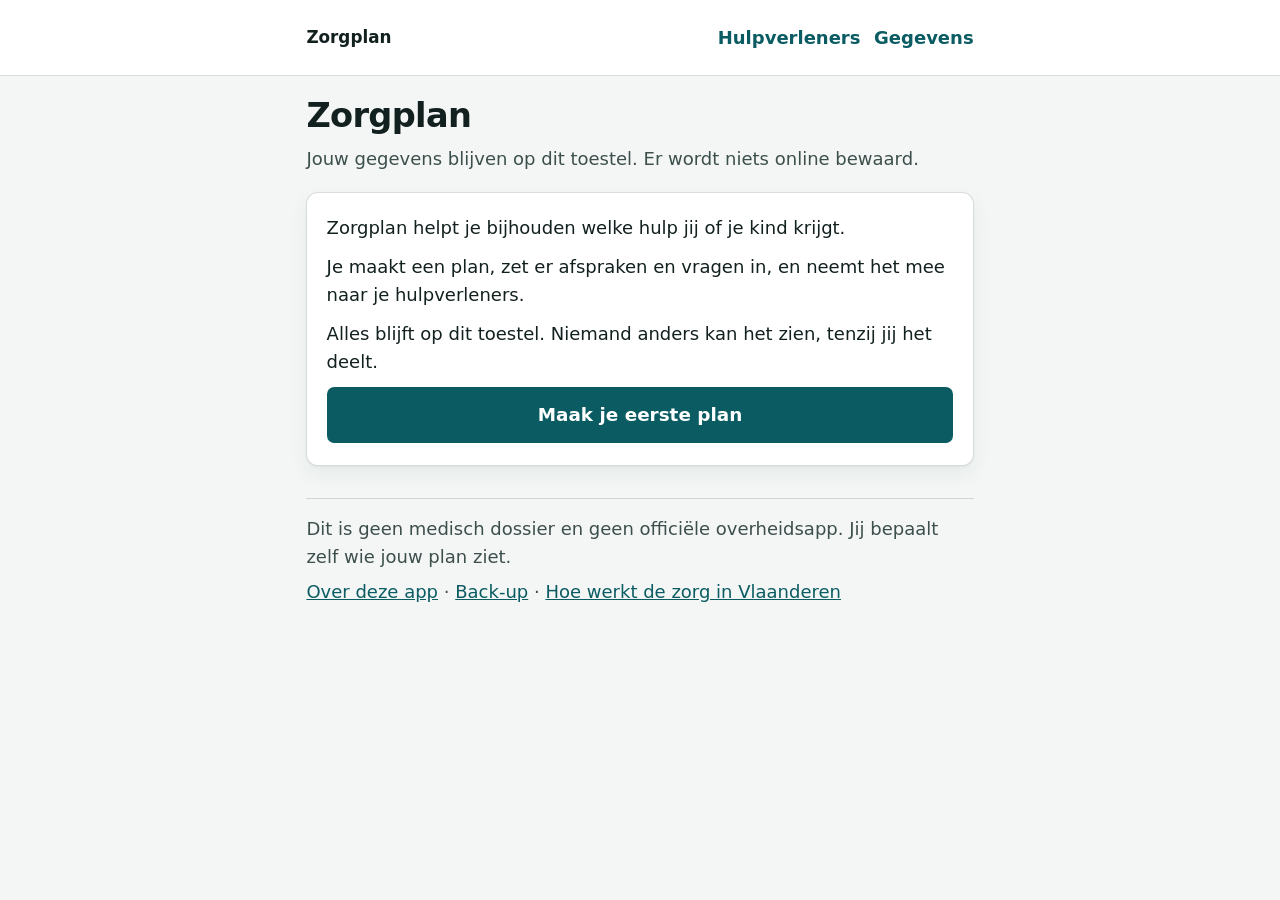
<file: index.html>
<!DOCTYPE html>
<html lang="nl">
<head>
  <meta charset="UTF-8" />
  <meta name="viewport" content="width=device-width, initial-scale=1.0, viewport-fit=cover" />
  <title>Zorgplan</title>
  <meta
    name="description"
    content="Houd zelf bij welke hulp je krijgt. Jouw gegevens blijven op dit toestel."
  />
  <meta name="theme-color" content="#0a5c62" />
  <meta name="apple-mobile-web-app-capable" content="yes" />
  <meta name="mobile-web-app-capable" content="yes" />
  <meta name="apple-mobile-web-app-title" content="Zorgplan" />
  <link rel="manifest" href="manifest.json" />
  <link rel="icon" href="favicon.svg" type="image/svg+xml" />
  <link rel="apple-touch-icon" href="icon-180.png" />
  <meta property="og:title" content="Zorgplan" />
  <meta property="og:description" content="Houd zelf bij welke hulp je krijgt. Jouw gegevens blijven op dit toestel." />
  <meta property="og:image" content="https://wouterdirven.github.io/zorgplan/icon-512.png" />
  <meta property="og:type" content="website" />
  <meta property="og:locale" content="nl_BE" />
  <link rel="stylesheet" href="css/styles.css" />
</head>
<body>
  <a class="skip-link" href="#inhoud">Ga naar inhoud</a>
  <header class="site-header">
    <div class="site-header-inner">
      <a class="site-naam" href="index.html">Zorgplan</a>
      <nav class="header-links" aria-label="Secundair">
        <a href="zorgverleners.html">Hulpverleners</a>
        <a href="gegevens.html">Gegevens</a>
      </nav>
    </div>
  </header>
  <div id="systeem-banner" class="banner" hidden></div>
  <main id="inhoud" class="wrap">
    <h1 class="page-titel">Zorgplan</h1>
    <p class="privacy-lijn">Jouw gegevens blijven op dit toestel. Er wordt niets online bewaard.</p>

    <section id="beginscherm-hint" class="paneel" hidden>
      <p>Op iPhone of iPad: tik op Delen en kies <strong>Zet op beginscherm</strong>. Dan blijft je plan beter bewaard.</p>
      <button type="button" class="btn btn-ghost" id="beginscherm-hint-weg">Verbergen</button>
    </section>

    <section id="leeg-staat" class="leeg-staat" hidden>
      <p>Zorgplan helpt je bijhouden welke hulp jij of je kind krijgt.</p>
      <p>Je maakt een plan, zet er afspraken en vragen in, en neemt het mee naar je hulpverleners.</p>
      <p>Alles blijft op dit toestel. Niemand anders kan het zien, tenzij jij het deelt.</p>
      <button type="button" class="btn btn-primary btn-groot" id="maak-eerste">Maak je eerste plan</button>
    </section>

    <div id="gevuld-staat" hidden>
      <a class="volgende-blok" id="volgende-afspraak" href="#personen">Volgende afspraak</a>
      <section id="personen" aria-label="Plannen">
        <div class="personen-lijst" id="personen-lijst"></div>
      </section>
      <div class="knoppen-rij">
        <button type="button" class="btn btn-primary" id="nieuw-plan">Nieuw plan</button>
        <a class="btn btn-secondary" href="zorgverleners.html">Hulpverleners</a>
        <a class="btn btn-secondary" href="gegevens.html">Gegevens</a>
      </div>
    </div>

    <footer class="site-footer">
      <p>Dit is geen medisch dossier en geen officiële overheidsapp. Jij bepaalt zelf wie jouw plan ziet.</p>
      <p>
        <a href="over.html">Over deze app</a>
        ·
        <a href="gegevens.html">Back-up</a>
        ·
        <a href="https://wouterdirven.github.io/hoe-werkt-de-zorg-in-vlaanderen/">Hoe werkt de zorg in Vlaanderen</a>
      </p>
    </footer>
  </main>
  <script src="js/storage.js"></script>
  <script src="js/common.js"></script>
  <script src="js/overzicht.js"></script>
</body>
</html>
</file>
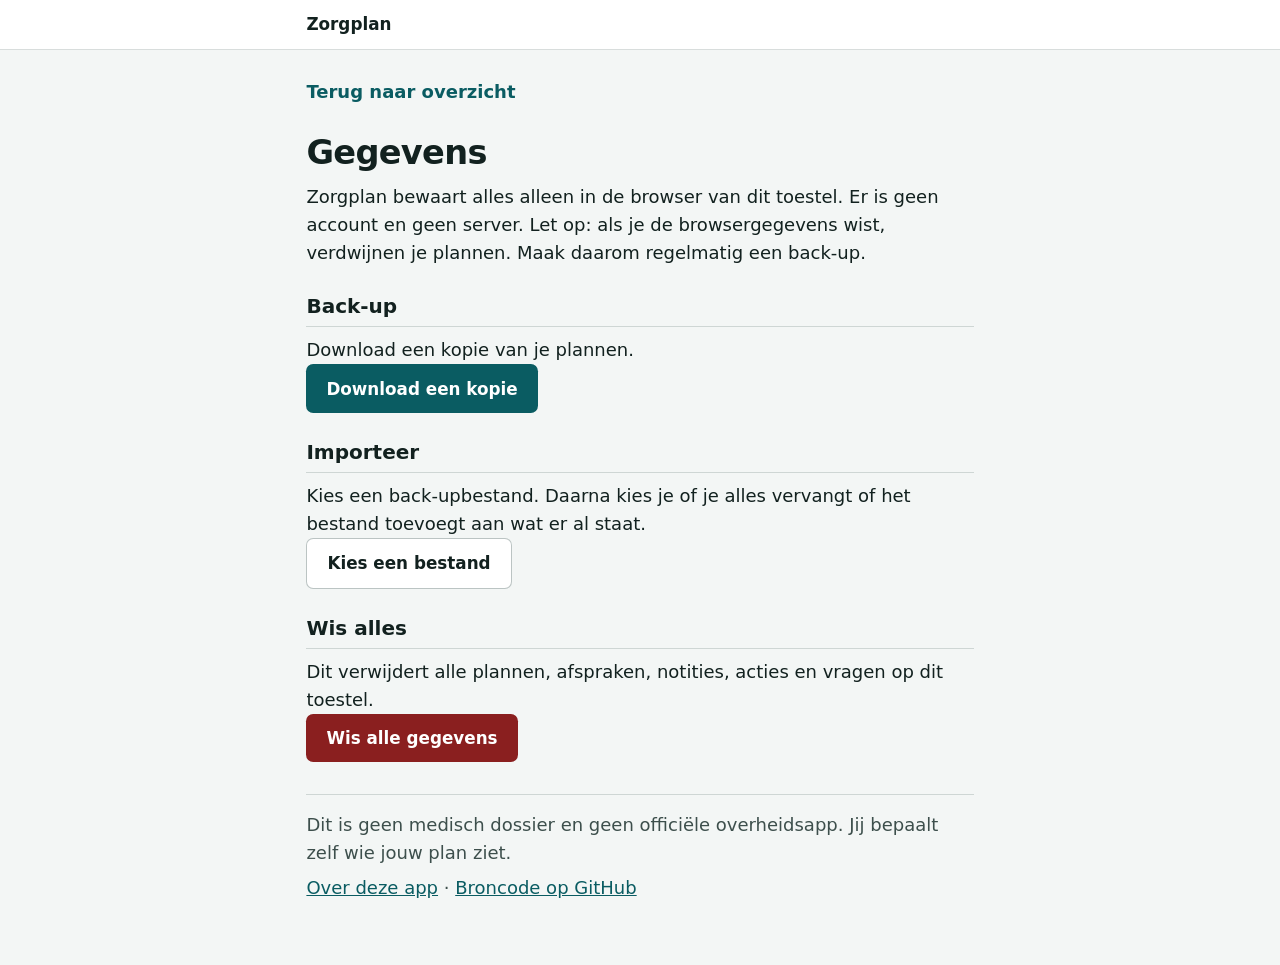
<file: gegevens.html>
<!DOCTYPE html>
<html lang="nl">
<head>
  <meta charset="UTF-8" />
  <meta name="viewport" content="width=device-width, initial-scale=1.0, viewport-fit=cover" />
  <title>Gegevens — Zorgplan</title>
  <meta name="description" content="Download een kopie van je plannen, of zet een back-up terug." />
  <meta name="theme-color" content="#0a5c62" />
  <meta name="apple-mobile-web-app-capable" content="yes" />
  <meta name="mobile-web-app-capable" content="yes" />
  <meta name="apple-mobile-web-app-title" content="Zorgplan" />
  <link rel="manifest" href="manifest.json" />
  <link rel="icon" href="favicon.svg" type="image/svg+xml" />
  <link rel="apple-touch-icon" href="icon-180.png" />
  <link rel="stylesheet" href="css/styles.css" />
</head>
<body>
  <a class="skip-link" href="#inhoud">Ga naar inhoud</a>
  <header class="site-header">
    <div class="site-header-inner">
      <a class="site-naam" href="index.html">Zorgplan</a>
    </div>
  </header>
  <div id="systeem-banner" class="banner" hidden></div>
  <main id="inhoud" class="wrap">
    <p class="terug"><a href="index.html">Terug naar overzicht</a></p>
    <h1 class="page-titel">Gegevens</h1>
    <p>
      Zorgplan bewaart alles alleen in de browser van dit toestel. Er is geen account en geen server. Let op: als je de browsergegevens wist, verdwijnen je plannen. Maak daarom regelmatig een back-up.
    </p>
    <section id="beginscherm-hint" class="paneel" hidden>
      <p>Op iPhone of iPad: tik op Delen en kies <strong>Zet op beginscherm</strong>. Dan blijft je plan beter bewaard.</p>
      <button type="button" class="btn btn-ghost" id="beginscherm-hint-weg">Verbergen</button>
    </section>

    <section class="sectie">
      <h2>Back-up</h2>
      <p>Download een kopie van je plannen.</p>
      <button type="button" class="btn btn-primary" id="exporteer">Download een kopie</button>
      <div class="paneel" id="export-paneel" hidden>
        <p>Dit bestand bevat persoonlijke gegevens. Deel het enkel met mensen die je vertrouwt.</p>
        <div class="actie-rij-inline">
          <button type="button" class="btn btn-primary" id="export-bevestig">Download een kopie</button>
          <button type="button" class="btn btn-ghost" id="export-annuleer">Annuleren</button>
        </div>
      </div>
    </section>

    <section class="sectie">
      <h2>Importeer</h2>
      <p>Kies een back-upbestand. Daarna kies je of je alles vervangt of het bestand toevoegt aan wat er al staat.</p>
      <button type="button" class="btn btn-secondary" id="importeer">Kies een bestand</button>
      <input class="visueel-verborgen" id="import-bestand" type="file" accept="application/json,.json" />
      <div class="paneel" id="import-paneel" hidden>
        <p id="import-status"></p>
        <div class="actie-rij-inline">
          <button type="button" class="btn btn-primary" id="import-voeg-toe">Voeg toe</button>
          <button type="button" class="btn btn-secondary" id="import-vervang">Vervang alles</button>
          <button type="button" class="btn btn-ghost" id="import-annuleer">Annuleren</button>
        </div>
      </div>
    </section>

    <section class="sectie">
      <h2>Wis alles</h2>
      <p>Dit verwijdert alle plannen, afspraken, notities, acties en vragen op dit toestel.</p>
      <button type="button" class="btn btn-gevaar" id="wis-start">Wis alle gegevens</button>
      <div class="paneel paneel-gevaar" id="wis-stap1" hidden>
        <p>Weet je het zeker? Dit kan niet ongedaan. Maak eerst een back-up als je de gegevens nog nodig hebt.</p>
        <div class="actie-rij-inline">
          <button type="button" class="btn btn-secondary" id="wis-nee">Nee</button>
          <button type="button" class="btn btn-gevaar" id="wis-verder">Ja, ga verder</button>
        </div>
      </div>
      <div class="paneel paneel-gevaar" id="wis-stap2" hidden>
        <p>Laatste bevestiging: alle plannen worden gewist.</p>
        <div class="actie-rij-inline">
          <button type="button" class="btn btn-secondary" id="wis-annuleer">Annuleren</button>
          <button type="button" class="btn btn-gevaar" id="wis-nu">Wis alles nu</button>
        </div>
      </div>
    </section>

    <p class="status" id="gegevens-status" aria-live="polite"></p>

    <footer class="site-footer">
      <p>Dit is geen medisch dossier en geen officiële overheidsapp. Jij bepaalt zelf wie jouw plan ziet.</p>
      <p>
        <a href="over.html">Over deze app</a>
        ·
        <a href="https://github.com/wouterdirven/zorgplan">Broncode op GitHub</a>
      </p>
    </footer>
  </main>
  <script src="js/storage.js"></script>
  <script src="js/common.js"></script>
  <script src="js/gegevens.js"></script>
</body>
</html>
</file>
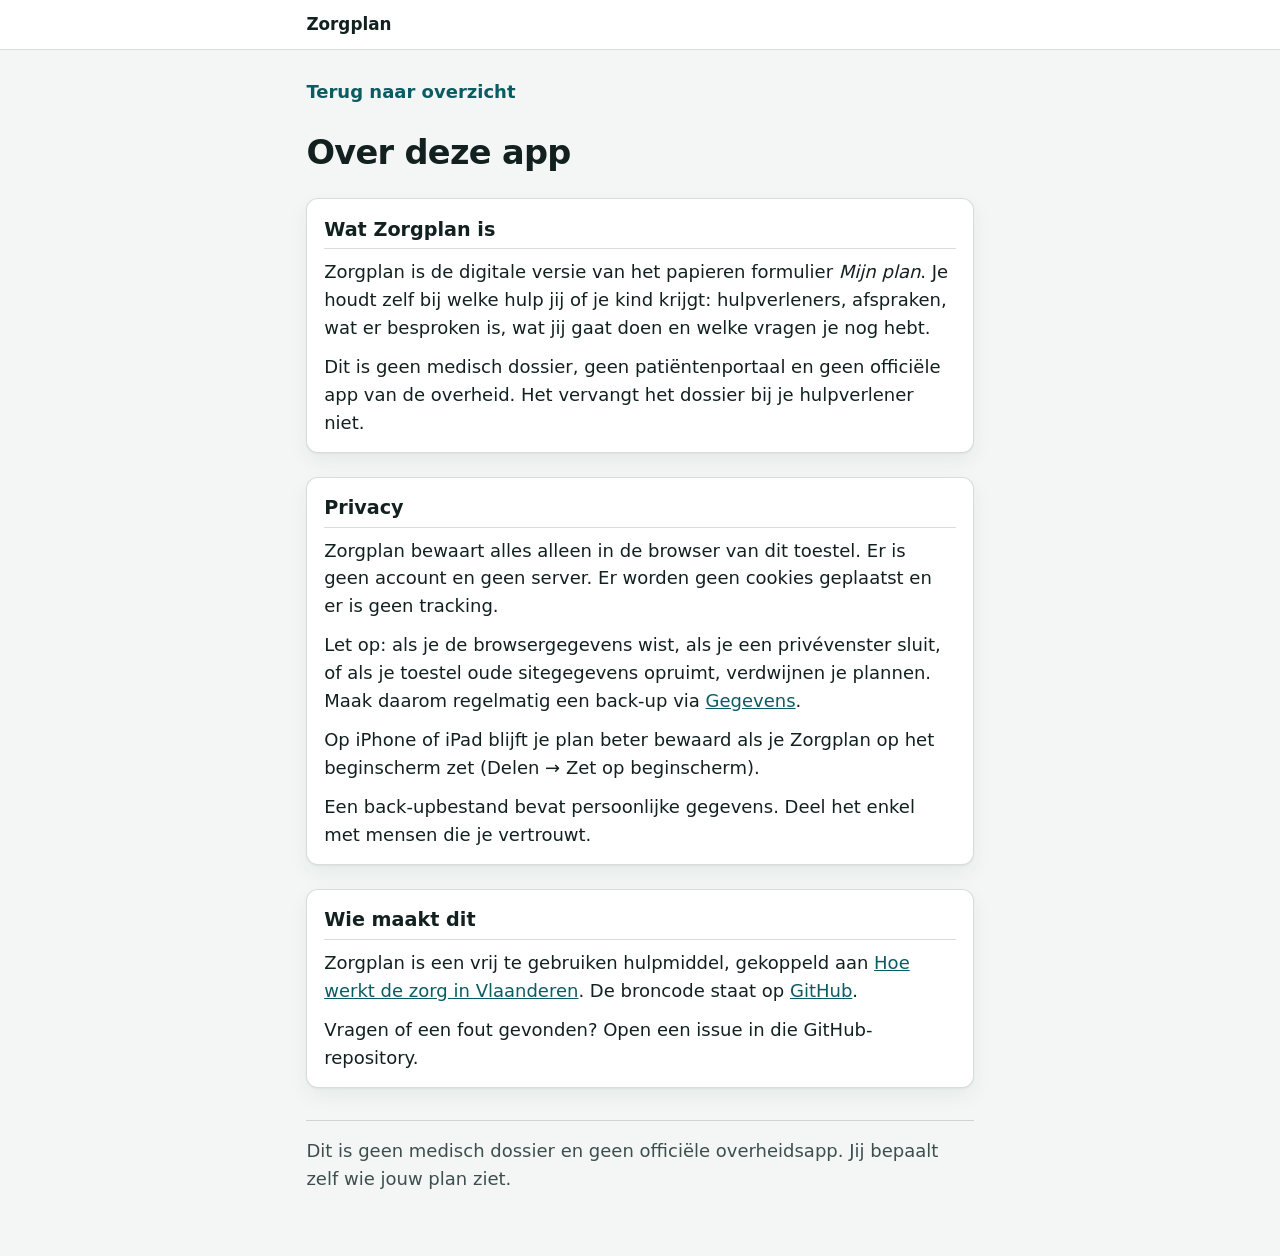
<file: over.html>
<!DOCTYPE html>
<html lang="nl">
<head>
  <meta charset="UTF-8" />
  <meta name="viewport" content="width=device-width, initial-scale=1.0, viewport-fit=cover" />
  <title>Over deze app — Zorgplan</title>
  <meta
    name="description"
    content="Zorgplan is een lokale app zonder account. Geen medisch dossier, geen overheidsdienst."
  />
  <meta name="theme-color" content="#0a5c62" />
  <meta name="apple-mobile-web-app-capable" content="yes" />
  <meta name="mobile-web-app-capable" content="yes" />
  <link rel="manifest" href="manifest.json" />
  <link rel="icon" href="favicon.svg" type="image/svg+xml" />
  <link rel="apple-touch-icon" href="icon-180.png" />
  <link rel="stylesheet" href="css/styles.css" />
</head>
<body>
  <a class="skip-link" href="#inhoud">Ga naar inhoud</a>
  <header class="site-header">
    <div class="site-header-inner">
      <a class="site-naam" href="index.html">Zorgplan</a>
    </div>
  </header>
  <main id="inhoud" class="wrap">
    <p class="terug"><a href="index.html">Terug naar overzicht</a></p>
    <h1 class="page-titel">Over deze app</h1>

    <section class="sectie card">
      <h2>Wat Zorgplan is</h2>
      <p>
        Zorgplan is de digitale versie van het papieren formulier <em>Mijn plan</em>.
        Je houdt zelf bij welke hulp jij of je kind krijgt: hulpverleners, afspraken, wat er besproken is, wat jij gaat doen en welke vragen je nog hebt.
      </p>
      <p>
        Dit is geen medisch dossier, geen patiëntenportaal en geen officiële app van de overheid.
        Het vervangt het dossier bij je hulpverlener niet.
      </p>
    </section>

    <section class="sectie card">
      <h2>Privacy</h2>
      <p>
        Zorgplan bewaart alles alleen in de browser van dit toestel. Er is geen account en geen server.
        Er worden geen cookies geplaatst en er is geen tracking.
      </p>
      <p>
        Let op: als je de browsergegevens wist, als je een privévenster sluit, of als je toestel oude sitegegevens opruimt, verdwijnen je plannen.
        Maak daarom regelmatig een back-up via <a href="gegevens.html">Gegevens</a>.
      </p>
      <p>
        Op iPhone of iPad blijft je plan beter bewaard als je Zorgplan op het beginscherm zet (Delen → Zet op beginscherm).
      </p>
      <p>
        Een back-upbestand bevat persoonlijke gegevens. Deel het enkel met mensen die je vertrouwt.
      </p>
    </section>

    <section class="sectie card">
      <h2>Wie maakt dit</h2>
      <p>
        Zorgplan is een vrij te gebruiken hulpmiddel, gekoppeld aan
        <a href="https://wouterdirven.github.io/hoe-werkt-de-zorg-in-vlaanderen/">Hoe werkt de zorg in Vlaanderen</a>.
        De broncode staat op
        <a href="https://github.com/wouterdirven/zorgplan">GitHub</a>.
      </p>
      <p>
        Vragen of een fout gevonden? Open een issue in die GitHub-repository.
      </p>
    </section>

    <footer class="site-footer">
      <p>Dit is geen medisch dossier en geen officiële overheidsapp. Jij bepaalt zelf wie jouw plan ziet.</p>
    </footer>
  </main>
  <script src="js/storage.js"></script>
  <script src="js/common.js"></script>
</body>
</html>
</file>
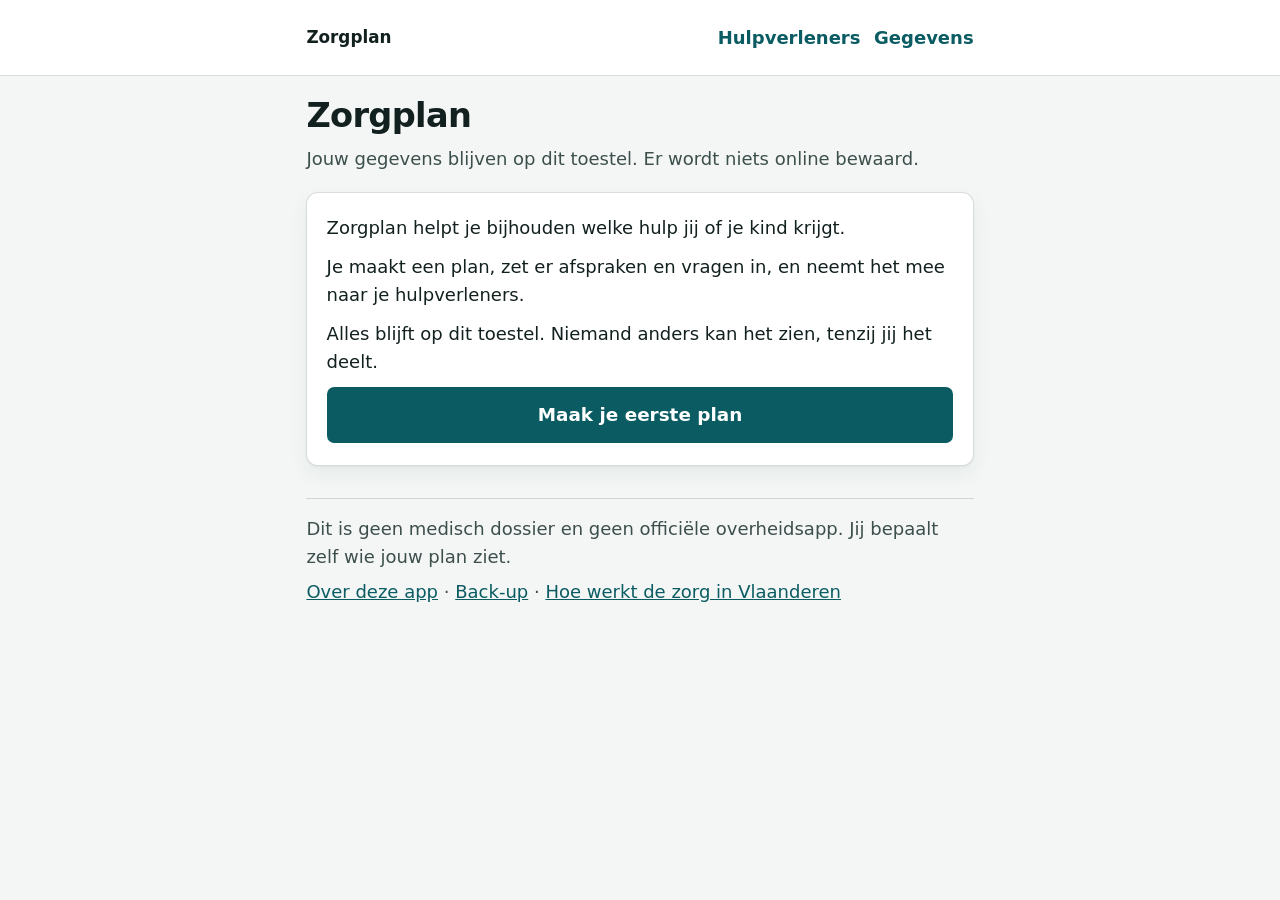
<file: persoon.html>
<!DOCTYPE html>
<html lang="nl-BE">
<head>
  <meta charset="UTF-8" />
  <meta name="viewport" content="width=device-width, initial-scale=1.0, viewport-fit=cover" />
  <title>Plan — Zorgplan</title>
  <meta name="description" content="Het plan: hulpverleners, afspraken, acties en vragen." />
  <meta name="theme-color" content="#0a5c62" />
  <meta name="apple-mobile-web-app-capable" content="yes" />
  <meta name="mobile-web-app-capable" content="yes" />
  <meta name="apple-mobile-web-app-title" content="Zorgplan" />
  <link rel="manifest" href="manifest.json" />
  <link rel="icon" href="favicon.svg" type="image/svg+xml" />
  <link rel="apple-touch-icon" href="icon-180.png" />
  <link rel="stylesheet" href="css/styles.css" />
</head>
<body>
  <a class="skip-link" href="#inhoud">Ga naar inhoud</a>
  <header class="site-header">
    <div class="site-header-inner">
      <a class="site-naam" href="index.html">Zorgplan</a>
    </div>
  </header>
  <div id="systeem-banner" class="banner" hidden></div>
  <main id="inhoud" class="wrap">
    <p class="terug"><a href="index.html">Terug naar overzicht</a></p>
    <h1 class="page-titel" id="plan-titel">Mijn plan</h1>
    <p class="hint">Vul in wat je wilt. Een afspraak voeg je lager op deze pagina toe.</p>

    <section class="sectie" id="over-mij">
      <h2>Over mij</h2>
      <form class="form card" id="over-mij-form">
        <div class="veld">
          <label for="naam">Naam <span class="muted">(niet verplicht)</span></label>
          <input id="naam" name="naam" type="text" autocomplete="name" />
        </div>
        <div class="veld">
          <label for="geboortedatum">Geboortedatum <span class="muted">(niet verplicht)</span></label>
          <input
            id="geboortedatum"
            name="geboortedatum"
            type="text"
            inputmode="numeric"
            autocomplete="bday"
            placeholder="dd/mm/jjjj"
            maxlength="10"
            data-eu-datum
            aria-describedby="geboortedatum-hint"
          />
          <p class="hint" id="geboortedatum-hint">Dag / maand / jaar, bijvoorbeeld 17/09/2010</p>
        </div>
        <div class="veld">
          <label for="notitie">Dit wil ik dat hulpverleners over mij weten</label>
          <textarea id="notitie" name="notitie" rows="4"></textarea>
        </div>
      </form>
    </section>

    <section class="sectie" id="hulpverleners">
      <h2>Mijn hulpverleners</h2>
      <div class="lijst-stapel" id="hulpverleners-lijst"></div>
      <div class="veld">
        <label for="bestaande-hulpverlener">Hulpverlener die je al eerder toevoegde</label>
        <select id="bestaande-hulpverlener"></select>
      </div>
      <div class="actie-rij-inline">
        <button type="button" class="btn btn-secondary" id="koppel-hulpverlener">Voeg toe aan dit plan</button>
        <button type="button" class="btn btn-secondary" id="toon-hulpverlener-form">Nieuwe hulpverlener</button>
        <a class="btn btn-ghost" href="zorgverleners.html">Alle hulpverleners</a>
      </div>
      <form class="form card" id="nieuwe-hulpverlener-form" hidden>
        <div class="veld">
          <label for="hv-naam">Naam</label>
          <input id="hv-naam" name="naam" type="text" required />
        </div>
        <div class="veld">
          <label for="hv-organisatie">Organisatie</label>
          <input id="hv-organisatie" name="organisatie" type="text" />
        </div>
        <div class="veld">
          <label for="hv-contact">Telefoon of e-mail</label>
          <input id="hv-contact" name="contact" type="text" />
        </div>
        <div class="veld">
          <label for="hv-waarvoor">Waarvoor</label>
          <input id="hv-waarvoor" name="waarvoor" type="text" />
        </div>
        <button type="submit" class="btn btn-primary">Bewaar hulpverlener</button>
      </form>
      <div class="paneel" id="los-paneel" hidden>
        <p id="los-tekst"></p>
        <div class="actie-rij-inline">
          <button type="button" class="btn btn-secondary" id="los-annuleer">Annuleren</button>
          <button type="button" class="btn btn-gevaar" id="los-bevestig">Haal uit dit plan</button>
        </div>
      </div>
    </section>

    <section class="sectie" id="afspraken">
      <h2>Mijn afspraken</h2>
      <div class="lijst-stapel" id="afspraken-lijst"></div>
      <button type="button" class="btn btn-secondary" id="toon-afspraak-form">Voeg afspraak toe</button>
      <form class="form card" id="afspraak-form" hidden>
        <div class="datum-tijd-rij">
          <div class="veld">
            <label for="afspraak-datum">Datum</label>
            <input
              id="afspraak-datum"
              name="datum"
              type="text"
              inputmode="numeric"
              autocomplete="off"
              placeholder="dd/mm/jjjj"
              maxlength="10"
              required
              data-eu-datum
              aria-describedby="afspraak-datum-hint"
            />
            <p class="hint" id="afspraak-datum-hint">Dag / maand / jaar, bijvoorbeeld 17/09/2026</p>
          </div>
          <div class="veld">
            <label for="afspraak-uur">Uur</label>
            <input
              id="afspraak-uur"
              name="uur"
              type="text"
              inputmode="numeric"
              autocomplete="off"
              placeholder="uu:mm"
              maxlength="5"
              required
              data-eu-tijd
              aria-describedby="afspraak-uur-hint"
            />
            <p class="hint" id="afspraak-uur-hint">24-uursklok, bijvoorbeeld 14:30</p>
          </div>
        </div>
        <div class="veld">
          <label for="afspraak-hv">Bij wie</label>
          <select id="afspraak-hv" name="zorgverlenerId" data-zorgverleners data-leeg="Nog niet gekozen"></select>
        </div>
        <div class="veld">
          <label for="afspraak-locatie">Waar</label>
          <input id="afspraak-locatie" name="locatie" type="text" />
        </div>
        <button type="submit" class="btn btn-primary">Bewaar afspraak</button>
        <button type="button" class="btn btn-ghost form-annuleer">Annuleren</button>
      </form>
    </section>

    <section class="sectie" id="sessies">
      <h2>Wat is er besproken</h2>
      <div class="lijst-stapel" id="sessies-lijst"></div>
      <button type="button" class="btn btn-secondary" id="toon-sessie-form">Voeg notitie toe</button>
      <form class="form card" id="sessie-form" hidden>
        <div class="veld">
          <label for="sessie-datum">Datum</label>
          <input
            id="sessie-datum"
            name="datum"
            type="text"
            inputmode="numeric"
            autocomplete="off"
            placeholder="dd/mm/jjjj"
            maxlength="10"
            required
            data-eu-datum
            aria-describedby="sessie-datum-hint"
          />
          <p class="hint" id="sessie-datum-hint">Dag / maand / jaar, bijvoorbeeld 17/09/2026</p>
        </div>
        <div class="veld">
          <label for="sessie-hv">Bij wie <span class="muted">(niet verplicht)</span></label>
          <select id="sessie-hv" name="zorgverlenerId" data-zorgverleners data-leeg="Niet gekozen"></select>
        </div>
        <div class="veld">
          <label for="sessie-tekst">Wat is er besproken</label>
          <textarea id="sessie-tekst" name="tekst" required></textarea>
        </div>
        <button type="submit" class="btn btn-primary">Bewaar notitie</button>
        <button type="button" class="btn btn-ghost form-annuleer">Annuleren</button>
      </form>
    </section>

    <section class="sectie" id="acties">
      <h2>Wat ga ik doen</h2>
      <div class="lijst-stapel" id="acties-lijst"></div>
      <button type="button" class="btn btn-secondary" id="toon-actie-form">Voeg actie toe</button>
      <form class="form card" id="actie-form" hidden>
        <div class="veld">
          <label for="actie-tekst">Actie</label>
          <input id="actie-tekst" name="tekst" type="text" required />
        </div>
        <button type="submit" class="btn btn-primary">Bewaar actie</button>
        <button type="button" class="btn btn-ghost form-annuleer">Annuleren</button>
      </form>
    </section>

    <section class="sectie" id="vragen">
      <h2>Mijn vragen voor de volgende keer</h2>
      <div class="lijst-stapel" id="vragen-lijst"></div>
      <button type="button" class="btn btn-secondary" id="toon-vraag-form">Voeg vraag toe</button>
      <form class="form card" id="vraag-form" hidden>
        <div class="veld">
          <label for="vraag-tekst">Vraag</label>
          <textarea id="vraag-tekst" name="tekst" required></textarea>
        </div>
        <div class="veld">
          <label for="vraag-hv">Voor welke hulpverlener <span class="muted">(niet verplicht)</span></label>
          <select id="vraag-hv" name="zorgverlenerId" data-zorgverleners data-leeg="Niet gekozen"></select>
        </div>
        <button type="submit" class="btn btn-primary">Bewaar vraag</button>
        <button type="button" class="btn btn-ghost form-annuleer">Annuleren</button>
      </form>
    </section>

    <p class="actie-rij">
      <a class="btn btn-primary" id="print-knop" href="print.html">Print dit plan</a>
    </p>

    <section class="sectie">
      <button type="button" class="btn btn-ghost" id="toon-verwijder">Verwijder dit plan</button>
      <div class="paneel paneel-gevaar" id="verwijder-stap1" hidden>
        <p>Weet je het zeker? Afspraken, notities, acties en vragen van dit plan verdwijnen.</p>
        <div class="actie-rij-inline">
          <button type="button" class="btn btn-secondary" id="verwijder-nee">Nee</button>
          <button type="button" class="btn btn-gevaar" id="verwijder-verder">Ja, ga verder</button>
        </div>
      </div>
      <div class="paneel paneel-gevaar" id="verwijder-stap2" hidden>
        <p>Laatste bevestiging: dit plan wordt gewist. Dit kan niet ongedaan.</p>
        <div class="actie-rij-inline">
          <button type="button" class="btn btn-secondary" id="verwijder-annuleer">Annuleren</button>
          <button type="button" class="btn btn-gevaar" id="verwijder-nu">Wis dit plan nu</button>
        </div>
      </div>
    </section>

    <footer class="site-footer">
      <p>Dit is geen medisch dossier en geen officiële overheidsapp. Jij bepaalt zelf wie jouw plan ziet.</p>
      <p>
        <a href="over.html">Over deze app</a>
        ·
        <a href="gegevens.html">Back-up</a>
      </p>
    </footer>
  </main>
  <script src="js/storage.js"></script>
  <script src="js/common.js"></script>
  <script src="js/persoon.js"></script>
</body>
</html>
</file>
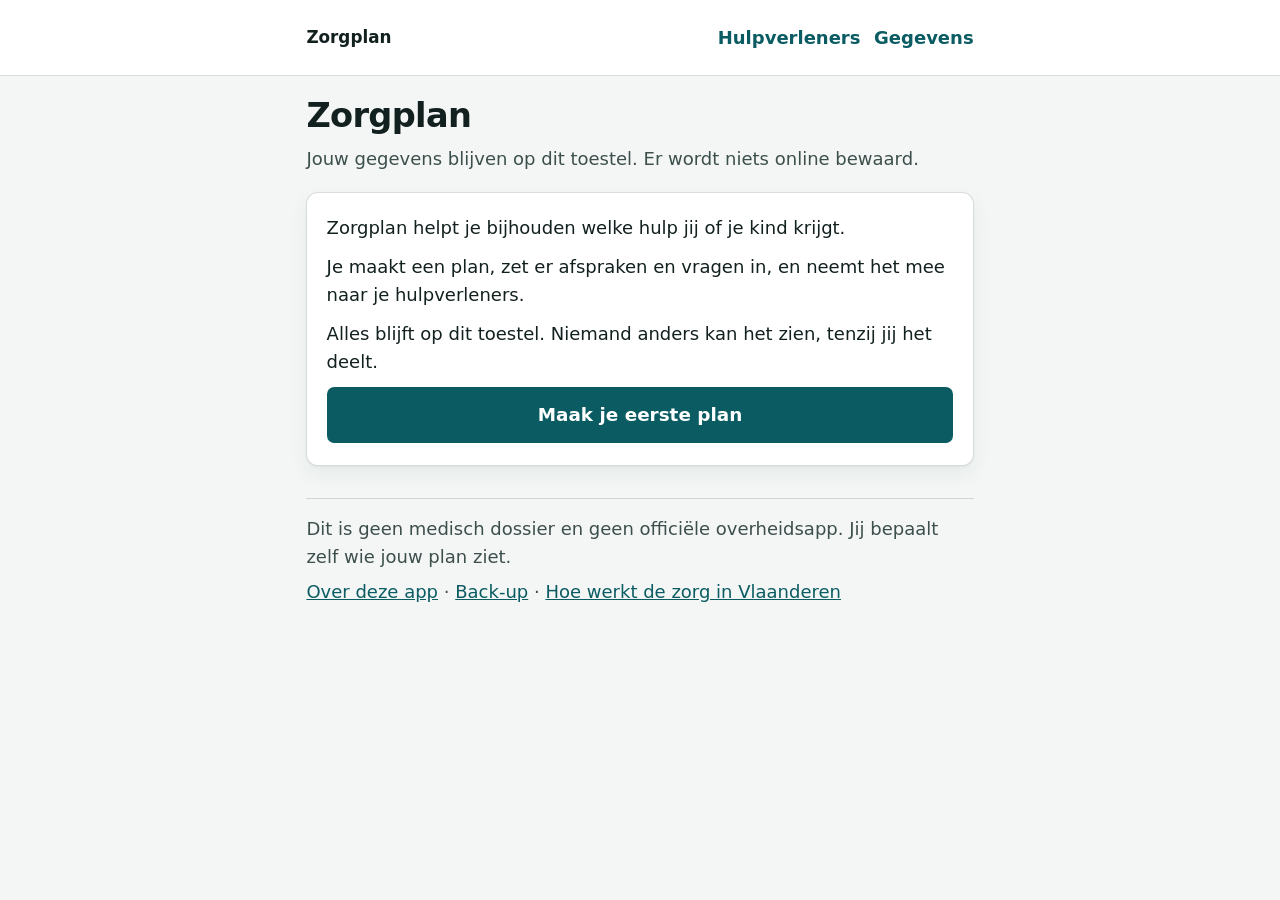
<file: print.html>
<!DOCTYPE html>
<html lang="nl">
<head>
  <meta charset="UTF-8" />
  <meta name="viewport" content="width=device-width, initial-scale=1.0, viewport-fit=cover" />
  <title>Print plan — Zorgplan</title>
  <meta name="description" content="Printvriendelijke weergave van één Zorgplan." />
  <meta name="theme-color" content="#0a5c62" />
  <link rel="manifest" href="manifest.json" />
  <link rel="icon" href="favicon.svg" type="image/svg+xml" />
  <link rel="apple-touch-icon" href="icon-180.png" />
  <link rel="stylesheet" href="css/styles.css" />
</head>
<body>
  <a class="skip-link no-print" href="#inhoud">Ga naar inhoud</a>
  <header class="site-header no-print">
    <div class="site-header-inner">
      <a class="site-naam" href="index.html">Zorgplan</a>
    </div>
  </header>
  <main id="inhoud" class="wrap">
    <p class="terug no-print"><a id="terug-plan" href="index.html">Terug naar het plan</a></p>
    <div class="formulier-acties no-print actie-rij">
      <button type="button" class="btn btn-primary" id="print-knop">Print dit plan</button>
    </div>

    <article class="formulier" aria-label="Formulier Mijn plan">
      <h1 class="page-titel">Mijn plan</h1>

      <section class="form-sectie">
        <h2>Over mij</h2>
        <div class="form-rij form-rij-2">
          <div class="form-veld">
            <label>Naam <span class="muted">(niet verplicht)</span></label>
            <div class="print-waarde" id="print-naam"></div>
          </div>
          <div class="form-veld">
            <label>Geboortedatum <span class="muted">(niet verplicht)</span></label>
            <div class="print-waarde" id="print-geboortedatum"></div>
          </div>
        </div>
        <div class="form-veld">
          <label>Dit wil ik dat hulpverleners over mij weten.</label>
          <div class="print-tekst" id="print-notitie"></div>
        </div>
      </section>

      <section class="form-sectie">
        <h2>Mijn hulpverleners</h2>
        <table class="form-tabel">
          <thead>
            <tr>
              <th>Naam</th>
              <th>Organisatie</th>
              <th>Telefoon of e-mail</th>
              <th>Waarvoor</th>
            </tr>
          </thead>
          <tbody id="print-hulpverleners"></tbody>
        </table>
      </section>

      <section class="form-sectie">
        <h2>Mijn afspraken</h2>
        <table class="form-tabel">
          <thead>
            <tr>
              <th>Datum en uur</th>
              <th>Bij wie</th>
              <th>Waar</th>
            </tr>
          </thead>
          <tbody id="print-afspraken"></tbody>
        </table>
      </section>

      <section class="form-sectie">
        <h2>Wat is er besproken</h2>
        <div id="print-sessies"></div>
      </section>

      <section class="form-sectie">
        <h2>Wat ga ik doen</h2>
        <ul class="doe-lijst" id="print-acties"></ul>
      </section>

      <section class="form-sectie">
        <h2>Mijn vragen voor de volgende keer</h2>
        <div id="print-vragen"></div>
      </section>

      <p class="form-blad-footer">Dit plan is van mij. Ik bepaal zelf wie dit ziet.</p>
    </article>
  </main>
  <script src="js/storage.js"></script>
  <script src="js/common.js"></script>
  <script src="js/print.js"></script>
</body>
</html>
</file>
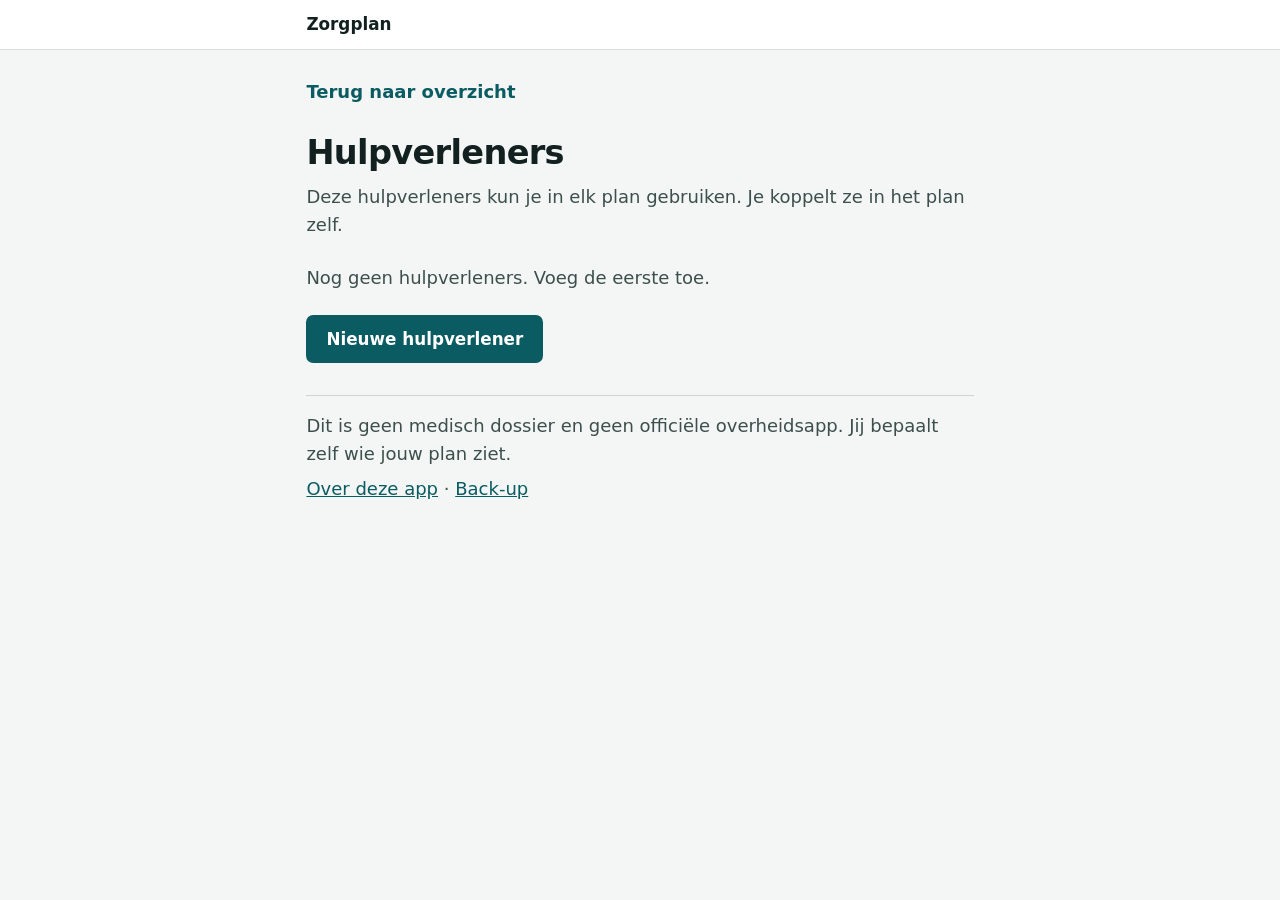
<file: zorgverleners.html>
<!DOCTYPE html>
<html lang="nl">
<head>
  <meta charset="UTF-8" />
  <meta name="viewport" content="width=device-width, initial-scale=1.0, viewport-fit=cover" />
  <title>Hulpverleners — Zorgplan</title>
  <meta name="description" content="Hulpverleners die je in elk plan kunt gebruiken." />
  <meta name="theme-color" content="#0a5c62" />
  <meta name="apple-mobile-web-app-capable" content="yes" />
  <meta name="mobile-web-app-capable" content="yes" />
  <meta name="apple-mobile-web-app-title" content="Zorgplan" />
  <link rel="manifest" href="manifest.json" />
  <link rel="icon" href="favicon.svg" type="image/svg+xml" />
  <link rel="apple-touch-icon" href="icon-180.png" />
  <link rel="stylesheet" href="css/styles.css" />
</head>
<body>
  <a class="skip-link" href="#inhoud">Ga naar inhoud</a>
  <header class="site-header">
    <div class="site-header-inner">
      <a class="site-naam" href="index.html">Zorgplan</a>
    </div>
  </header>
  <div id="systeem-banner" class="banner" hidden></div>
  <main id="inhoud" class="wrap">
    <p class="terug"><a href="index.html">Terug naar overzicht</a></p>
    <h1 class="page-titel">Hulpverleners</h1>
    <p class="lead">Deze hulpverleners kun je in elk plan gebruiken. Je koppelt ze in het plan zelf.</p>

    <div class="lijst-stapel" id="zorgverleners-lijst"></div>
    <button type="button" class="btn btn-primary" id="toon-form">Nieuwe hulpverlener</button>

    <form class="form card" id="zorgverlener-form" hidden>
      <h2 id="form-titel">Nieuwe hulpverlener</h2>
      <div class="veld">
        <label for="zv-naam">Naam</label>
        <input id="zv-naam" name="naam" type="text" required />
      </div>
      <div class="veld">
        <label for="zv-organisatie">Organisatie</label>
        <input id="zv-organisatie" name="organisatie" type="text" />
      </div>
      <div class="veld">
        <label for="zv-contact">Telefoon of e-mail</label>
        <input id="zv-contact" name="contact" type="text" />
      </div>
      <div class="veld">
        <label for="zv-waarvoor">Waarvoor</label>
        <input id="zv-waarvoor" name="waarvoor" type="text" />
      </div>
      <div class="actie-rij-inline">
        <button type="submit" class="btn btn-primary">Bewaar</button>
        <button type="button" class="btn btn-ghost" id="form-annuleer">Annuleren</button>
      </div>
    </form>

    <section class="paneel paneel-gevaar" id="verwijder-paneel" hidden>
      <p id="verwijder-tekst"></p>
      <div class="actie-rij-inline">
        <button type="button" class="btn btn-secondary" id="verwijder-annuleer">Annuleren</button>
        <button type="button" class="btn btn-gevaar" id="verwijder-bevestig">Verwijder</button>
      </div>
    </section>

    <footer class="site-footer">
      <p>Dit is geen medisch dossier en geen officiële overheidsapp. Jij bepaalt zelf wie jouw plan ziet.</p>
      <p>
        <a href="over.html">Over deze app</a>
        ·
        <a href="gegevens.html">Back-up</a>
      </p>
    </footer>
  </main>
  <script src="js/storage.js"></script>
  <script src="js/common.js"></script>
  <script src="js/zorgverleners.js"></script>
</body>
</html>
</file>
<file: css/styles.css>
/* =========================================================================
   Zorgplan — rustige, toegankelijke stijl, afgestemd op
   "Hoe werkt de zorg in Vlaanderen".
   Geen animaties, geen externe lettertypes.
   ========================================================================= */

*,
*::before,
*::after {
  box-sizing: border-box;
  margin: 0;
  padding: 0;
}

:root {
  --bg: #f3f6f5;
  --surface: #ffffff;
  --surface-zacht: #f6faf9;
  --border: rgba(14, 45, 42, 0.16);
  --border-sterk: rgba(14, 45, 42, 0.28);
  --text: #12211f;
  --text-muted: #3d4f4c;
  --primary: #0a5c62;
  --primary-hover: #08474c;
  --primary-zacht: #e4f3f3;
  --groen: #14663d;
  --groen-zacht: #e1f3e8;
  --amber: #8a4b0f;
  --amber-zacht: #fbeed9;
  --gevaar: #8a1f1f;
  --gevaar-zacht: #fdecec;
  --focus: #0a5c62;
  --radius: 0.75rem;
  --radius-klein: 0.45rem;
  --shadow: 0 1px 2px rgba(14, 45, 42, 0.05), 0 8px 20px rgba(14, 45, 42, 0.06);
  --font: system-ui, -apple-system, "Segoe UI", Roboto, "Helvetica Neue", Arial, sans-serif;
  --max: 44rem;
  --pad-x: 1.15rem;
}

html {
  scroll-behavior: auto;
}

body {
  font-family: var(--font);
  background: var(--bg);
  color: var(--text);
  min-height: 100dvh;
  line-height: 1.55;
  font-size: 1.125rem;
  -webkit-font-smoothing: antialiased;
}

a {
  color: var(--primary);
}

a:hover {
  text-decoration: underline;
}

:focus {
  outline: none;
}

:focus-visible {
  outline: 3px solid var(--focus);
  outline-offset: 3px;
}

[hidden] {
  display: none !important;
}

.skip-link {
  position: absolute;
  left: 0.75rem;
  top: -3rem;
  z-index: 20;
  background: var(--primary);
  color: #fff;
  padding: 0.5rem 0.9rem;
  border-radius: var(--radius-klein);
  font-weight: 600;
  text-decoration: none;
}

.skip-link:focus {
  top: 0.75rem;
}

.site-header {
  background: var(--surface);
  border-bottom: 1px solid var(--border);
}

.site-header-inner {
  max-width: var(--max);
  margin: 0 auto;
  padding: 0.85rem max(var(--pad-x), env(safe-area-inset-right, 0px)) 0.85rem max(var(--pad-x), env(safe-area-inset-left, 0px));
  display: flex;
  align-items: center;
  justify-content: space-between;
  gap: 0.75rem;
}

.site-naam {
  display: inline-block;
  color: var(--text);
  font-weight: 700;
  font-size: 1.05rem;
  line-height: 1.3;
  text-decoration: none;
}

.site-naam:hover {
  color: var(--primary);
  text-decoration: underline;
}

.header-links {
  display: flex;
  gap: 0.85rem;
  flex-wrap: wrap;
}

.header-links a {
  font-weight: 600;
  text-decoration: none;
  min-height: 48px;
  display: inline-flex;
  align-items: center;
}

.header-links a:hover {
  text-decoration: underline;
}

.wrap {
  max-width: var(--max);
  margin: 0 auto;
  padding: 1.15rem max(var(--pad-x), env(safe-area-inset-right, 0px)) 3.5rem max(var(--pad-x), env(safe-area-inset-left, 0px));
}

.terug {
  margin-bottom: 1rem;
}

.terug a {
  display: inline-flex;
  align-items: center;
  min-height: 48px;
  font-weight: 600;
  text-decoration: none;
}

.page-titel {
  font-size: clamp(1.6rem, 4vw, 2.1rem);
  font-weight: 700;
  line-height: 1.25;
  letter-spacing: -0.02em;
  margin-bottom: 0.55rem;
}

.privacy-lijn,
.lead {
  color: var(--text-muted);
  margin-bottom: 1.15rem;
}

.muted {
  color: var(--text-muted);
}

.btn {
  display: inline-flex;
  align-items: center;
  justify-content: center;
  min-height: 48px;
  border: none;
  border-radius: var(--radius-klein);
  padding: 0.7rem 1.25rem;
  font: inherit;
  font-size: 1.05rem;
  font-weight: 600;
  cursor: pointer;
  text-decoration: none;
  text-align: center;
}

.btn-primary {
  background: var(--primary);
  color: #fff;
}

.btn-primary:hover {
  background: var(--primary-hover);
  color: #fff;
  text-decoration: none;
}

.btn-secondary {
  background: var(--surface);
  color: var(--text);
  border: 1.5px solid var(--border-sterk);
}

.btn-secondary:hover {
  background: var(--primary-zacht);
  text-decoration: none;
}

.btn-ghost {
  background: transparent;
  color: var(--text-muted);
  border: none;
  padding: 0.7rem 0.6rem;
}

.btn-ghost:hover {
  color: var(--primary);
  text-decoration: underline;
}

.btn-gevaar {
  background: var(--gevaar);
  color: #fff;
}

.btn-gevaar:hover {
  background: #6e1818;
  color: #fff;
  text-decoration: none;
}

.btn:disabled {
  opacity: 0.4;
  cursor: not-allowed;
}

.btn-groot {
  width: 100%;
  min-height: 56px;
  font-size: 1.15rem;
}

.actie-rij,
.knoppen-rij {
  display: flex;
  flex-wrap: wrap;
  gap: 0.7rem;
  margin-top: 1rem;
}

.actie-rij-inline {
  display: flex;
  flex-wrap: wrap;
  gap: 0.5rem;
  margin-top: 0.7rem;
}

.datum-tijd-rij {
  display: grid;
  grid-template-columns: minmax(0, 1.35fr) minmax(8.5rem, 0.85fr);
  gap: 0.75rem;
}

.leeg-staat {
  background: var(--surface);
  border: 1px solid var(--border);
  border-radius: var(--radius);
  box-shadow: var(--shadow);
  padding: 1.35rem 1.2rem;
}

.leeg-staat p {
  margin-bottom: 0.7rem;
}

.volgende-blok {
  display: flex;
  flex-direction: column;
  gap: 0.15rem;
  background: var(--primary-zacht);
  border: 1.5px solid var(--primary);
  border-radius: var(--radius);
  padding: 0.85rem 1rem;
  text-decoration: none;
  color: inherit;
  margin-bottom: 0.85rem;
}

.volgende-blok:hover {
  text-decoration: none;
}

.blok-kicker {
  font-size: 0.9rem;
  font-weight: 700;
  color: var(--primary);
  text-transform: uppercase;
  letter-spacing: 0.04em;
}

.blok-titel {
  font-weight: 700;
  font-size: 1.15rem;
}

.blok-meta {
  color: var(--text-muted);
}

.personen-lijst {
  display: flex;
  flex-direction: column;
  gap: 0.75rem;
}

.persoon-kaart,
.lijst-kaart,
.card,
.paneel {
  background: var(--surface);
  border: 1px solid var(--border);
  border-radius: var(--radius);
  box-shadow: var(--shadow);
  padding: 0.95rem 1.05rem;
}

.persoon-naam,
.lijst-kaart h2,
.lijst-kaart h3 {
  font-size: 1.2rem;
  margin-bottom: 0.25rem;
  color: var(--primary);
}

.persoon-regel,
.persoon-cijfers a {
  text-decoration: none;
  min-height: 44px;
  display: flex;
  align-items: center;
  color: var(--text);
  font-weight: 600;
}

.persoon-cijfers {
  display: flex;
  flex-wrap: wrap;
  gap: 0.35rem 1rem;
  margin: 0.15rem 0 0.55rem;
}

.persoon-kaart .btn {
  width: 100%;
}

.sectie {
  margin-top: 1.5rem;
}

.sectie h2 {
  font-size: 1.25rem;
  margin-bottom: 0.6rem;
  padding-bottom: 0.25rem;
  border-bottom: 1px solid var(--border);
}

.leeg-regel {
  color: var(--text-muted);
  margin: 0.4rem 0 0.7rem;
}

.lijst-stapel {
  display: flex;
  flex-direction: column;
  gap: 0.65rem;
  margin-bottom: 0.75rem;
}

.is-gedaan {
  opacity: 0.72;
}

.vink-rij {
  display: flex;
  align-items: flex-start;
  gap: 0.7rem;
  min-height: 48px;
}

.vink-rij input[type="checkbox"] {
  width: 1.35rem;
  height: 1.35rem;
  margin-top: 0.35rem;
  flex: 0 0 1.35rem;
  accent-color: var(--primary);
}

.form {
  display: flex;
  flex-direction: column;
  gap: 0.75rem;
  margin-top: 0.75rem;
}

.veld {
  display: flex;
  flex-direction: column;
  gap: 0.3rem;
}

.veld label,
.form-veld label {
  font-weight: 600;
}

.veld input,
.veld textarea,
.veld select,
.form input,
.form textarea,
.form select {
  width: 100%;
  min-height: 48px;
  padding: 0.7rem 0.9rem;
  font: inherit;
  border: 1.5px solid var(--border);
  border-radius: var(--radius-klein);
  background: var(--surface);
  color: var(--text);
}

.veld textarea,
.form textarea {
  min-height: 6rem;
  resize: vertical;
}

.veld input:focus-visible,
.veld textarea:focus-visible,
.veld select:focus-visible,
.form input:focus-visible,
.form textarea:focus-visible,
.form select:focus-visible {
  border-color: var(--primary);
}

.hint {
  color: var(--text-muted);
  font-size: 1rem;
}

.paneel {
  margin-top: 0.85rem;
  background: var(--amber-zacht);
  border-color: rgba(138, 75, 15, 0.28);
}

.paneel-gevaar {
  background: var(--gevaar-zacht);
  border-color: rgba(138, 31, 31, 0.28);
}

.site-footer {
  margin-top: 2rem;
  padding-top: 1rem;
  border-top: 1px solid var(--border);
}

.site-footer p {
  color: var(--text-muted);
  margin-bottom: 0.45rem;
}

.banner {
  max-width: var(--max);
  margin: 0 auto;
  padding: 0.85rem max(var(--pad-x), env(safe-area-inset-right, 0px)) 0.85rem max(var(--pad-x), env(safe-area-inset-left, 0px));
  font-weight: 600;
}

.banner a {
  font-weight: 700;
}

.banner-gevaar {
  background: var(--gevaar-zacht);
  color: var(--gevaar);
  border-bottom: 1px solid rgba(138, 31, 31, 0.28);
}

.banner-amber {
  background: var(--amber-zacht);
  color: var(--amber);
  border-bottom: 1px solid rgba(138, 75, 15, 0.28);
}

.banner-weg {
  min-height: 40px;
  padding: 0.2rem 0.4rem;
}

.card h2 {
  font-size: 1.2rem;
  margin-bottom: 0.55rem;
}

.card p + p {
  margin-top: 0.7rem;
}

.visueel-verborgen {
  position: absolute;
  width: 1px;
  height: 1px;
  padding: 0;
  margin: -1px;
  overflow: hidden;
  clip: rect(0, 0, 0, 0);
  white-space: nowrap;
  border: 0;
}

.status {
  margin-top: 0.75rem;
  color: var(--groen);
  font-weight: 600;
}

/* Printweergave (zelfde indeling als het papieren formulier) */

.formulier {
  background: var(--surface);
  border: 1px solid var(--border);
  border-radius: var(--radius);
  padding: 1.25rem 1.15rem 1.5rem;
}

.form-sectie {
  margin-bottom: 1.35rem;
  break-inside: avoid;
}

.form-sectie h2 {
  font-size: 1.15rem;
  margin-bottom: 0.55rem;
  padding-bottom: 0.25rem;
  border-bottom: 1px solid var(--border);
}

.form-rij {
  display: grid;
  gap: 0.7rem;
  margin-bottom: 0.7rem;
}

.form-rij-2 {
  grid-template-columns: 1fr 1fr;
}

.form-veld label {
  display: block;
  font-size: 0.95rem;
  margin-bottom: 0.25rem;
}

.schrijflijn,
.print-waarde {
  min-height: 2rem;
  border: none;
  border-bottom: 1.5px solid var(--text);
  padding-bottom: 0.15rem;
}

.schrijflijn-hoog,
.print-tekst {
  min-height: 3.2rem;
  border: 1.5px solid var(--border-sterk);
  border-radius: 2px;
  padding: 0.45rem 0.55rem;
  white-space: pre-wrap;
}

.form-tabel {
  width: 100%;
  border-collapse: collapse;
  table-layout: fixed;
}

.form-tabel th,
.form-tabel td {
  border: 1px solid var(--text);
  padding: 0.2rem 0.35rem;
  vertical-align: top;
  word-break: break-word;
}

.form-tabel th {
  text-align: left;
  font-size: 0.9rem;
  background: var(--surface-zacht);
}

.form-tabel td {
  height: 2.15rem;
}

.bespreek-blok {
  margin-bottom: 0.75rem;
}

.bespreek-kop {
  display: flex;
  align-items: center;
  gap: 0.5rem;
  margin-bottom: 0.35rem;
  font-weight: 600;
}

.datumlijn {
  flex: 1;
  min-height: 1.7rem;
  border-bottom: 1.5px solid var(--text);
}

.doe-lijst {
  list-style: none;
  display: flex;
  flex-direction: column;
  gap: 0.45rem;
}

.doe-lijst li {
  display: flex;
  align-items: flex-end;
  gap: 0.55rem;
}

.vinkvak {
  flex: 0 0 1.15rem;
  width: 1.15rem;
  height: 1.15rem;
  border: 1.5px solid var(--text);
  margin-bottom: 0.15rem;
  display: inline-flex;
  align-items: center;
  justify-content: center;
}

.vinkvak.is-aan::after {
  content: "✓";
  font-size: 0.9rem;
  font-weight: 700;
  line-height: 1;
}

.form-blad-footer {
  margin-top: 1.25rem;
  font-size: 0.85rem;
  color: var(--text-muted);
}

@media (max-width: 560px) {
  .form-rij-2 {
    grid-template-columns: 1fr;
  }

  .site-header-inner {
    flex-wrap: wrap;
  }

  .header-links a {
    min-height: 44px;
  }

  .knoppen-rij .btn,
  .actie-rij .btn,
  .persoon-kaart .btn {
    width: 100%;
  }

  .datum-tijd-rij {
    grid-template-columns: 1fr;
  }
}

@page {
  size: A4;
  margin: 12mm 12mm 16mm;
}

@media print {
  .no-print,
  .skip-link,
  .site-header,
  .terug,
  .formulier-acties,
  .banner {
    display: none !important;
  }

  body {
    background: #fff;
    color: #000;
    font-size: 11pt;
  }

  .wrap {
    max-width: none;
    padding: 0;
  }

  .formulier {
    border: none;
    box-shadow: none;
    padding: 0;
    margin: 0;
  }

  .form-sectie {
    break-inside: avoid;
  }

  a {
    color: #000;
    text-decoration: none;
  }

  .form-blad-footer {
    position: fixed;
    left: 0;
    right: 0;
    bottom: 0;
    margin: 0;
    font-size: 8.5pt;
    color: #333;
  }
}
</file>
